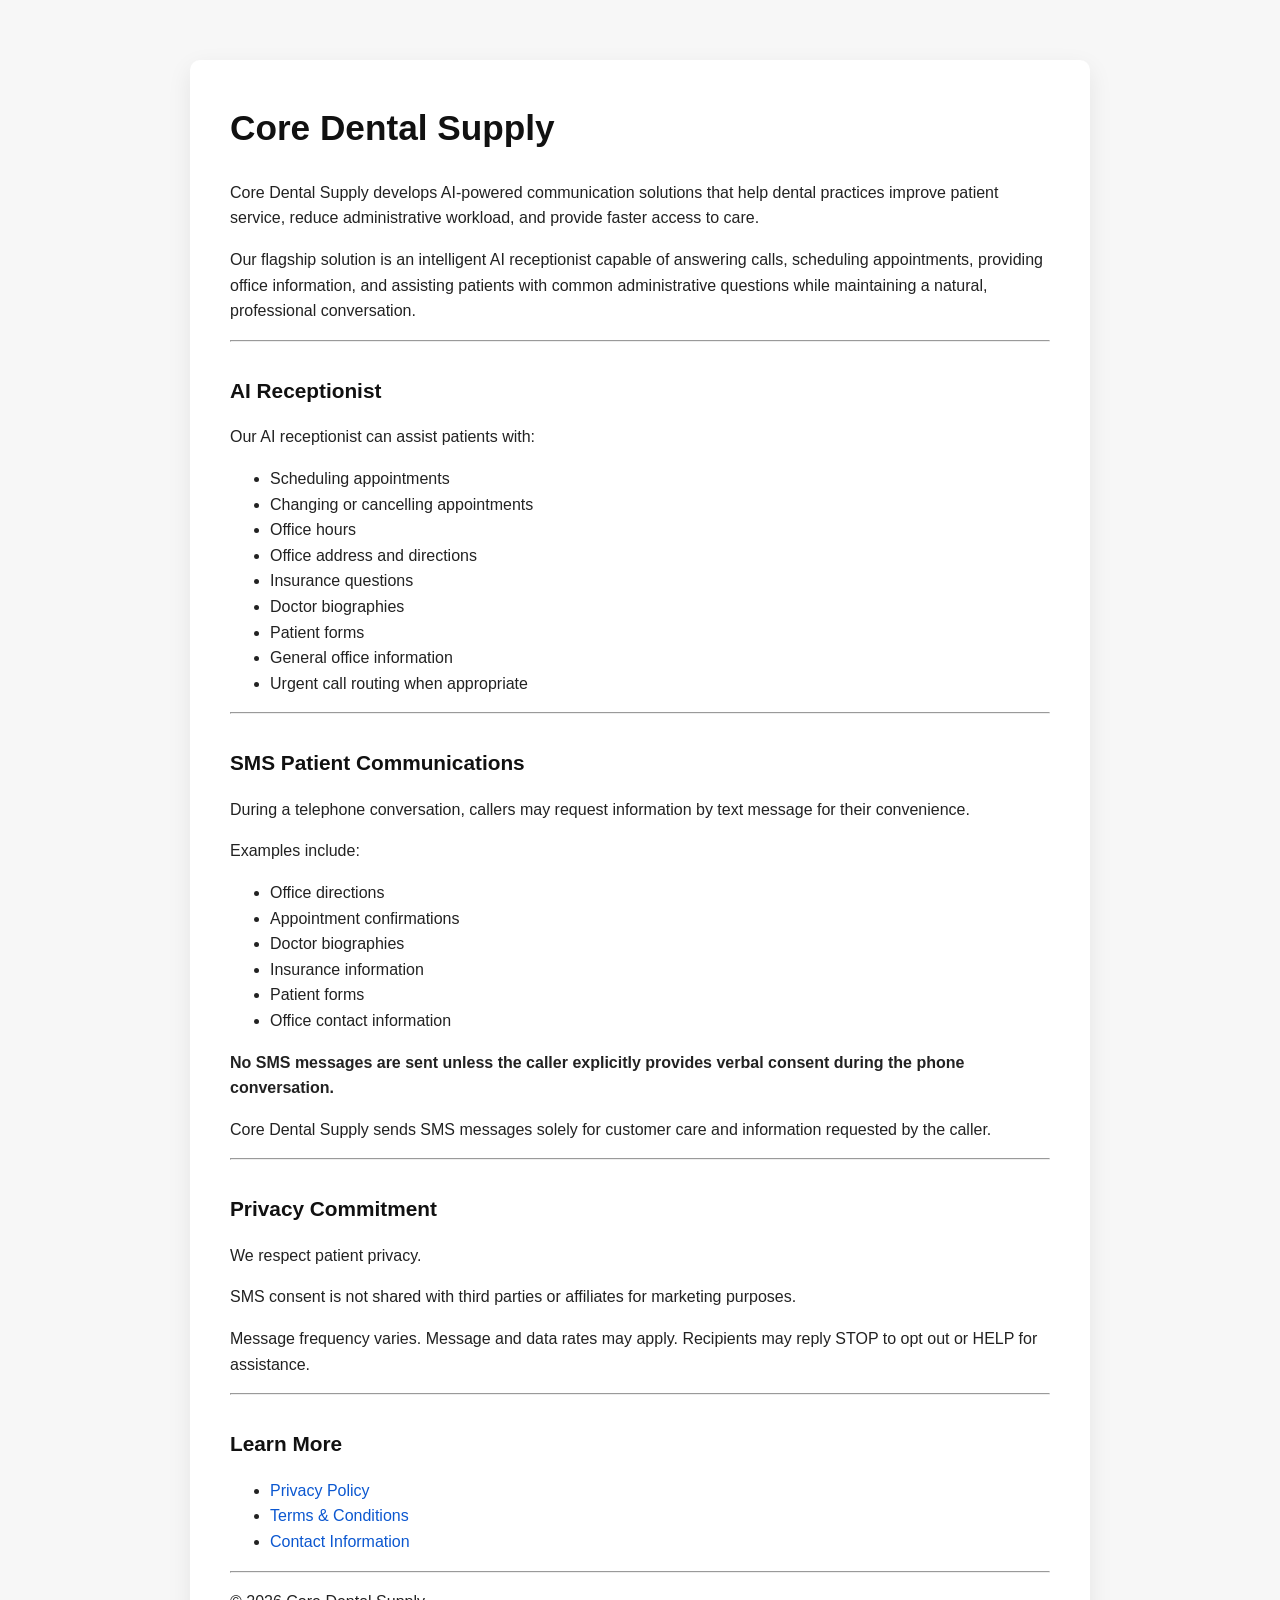
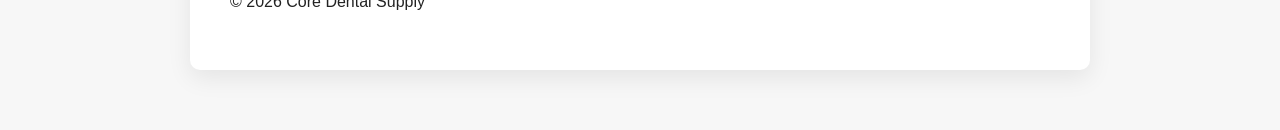
<file: index.html>
<!DOCTYPE html>
<html lang="en">

<head>
<meta charset="UTF-8">
<meta name="viewport" content="width=device-width, initial-scale=1.0">

<title>Core Dental Supply</title>

<link rel="stylesheet" href="style.css">

</head>

<body>

<div class="container">

<h1>Core Dental Supply</h1>

<p>
Core Dental Supply develops AI-powered communication solutions that help
dental practices improve patient service, reduce administrative workload,
and provide faster access to care.
</p>

<p>
Our flagship solution is an intelligent AI receptionist capable of answering
calls, scheduling appointments, providing office information, and assisting
patients with common administrative questions while maintaining a natural,
professional conversation.
</p>

<hr>

<h2>AI Receptionist</h2>

<p>
Our AI receptionist can assist patients with:
</p>

<ul>

<li>Scheduling appointments</li>

<li>Changing or cancelling appointments</li>

<li>Office hours</li>

<li>Office address and directions</li>

<li>Insurance questions</li>

<li>Doctor biographies</li>

<li>Patient forms</li>

<li>General office information</li>

<li>Urgent call routing when appropriate</li>

</ul>

<hr>

<h2>SMS Patient Communications</h2>

<p>
During a telephone conversation, callers may request information by text
message for their convenience.
</p>

<p>
Examples include:
</p>

<ul>

<li>Office directions</li>

<li>Appointment confirmations</li>

<li>Doctor biographies</li>

<li>Insurance information</li>

<li>Patient forms</li>

<li>Office contact information</li>

</ul>

<p>

<strong>
No SMS messages are sent unless the caller explicitly provides verbal
consent during the phone conversation.
</strong>

</p>

<p>

Core Dental Supply sends SMS messages solely for customer care and
information requested by the caller.

</p>

<hr>

<h2>Privacy Commitment</h2>

<p>

We respect patient privacy.

</p>

<p>

SMS consent is not shared with third parties or affiliates for marketing
purposes.

</p>

<p>

Message frequency varies.

Message and data rates may apply.

Recipients may reply STOP to opt out or HELP for assistance.

</p>

<hr>

<h2>Learn More</h2>

<ul>

<li><a href="privacy.html">Privacy Policy</a></li>

<li><a href="terms.html">Terms & Conditions</a></li>

<li><a href="contact.html">Contact Information</a></li>

</ul>

<hr>

<p>

© 2026 Core Dental Supply

</p>

</div>

</body>

</html>
</file>
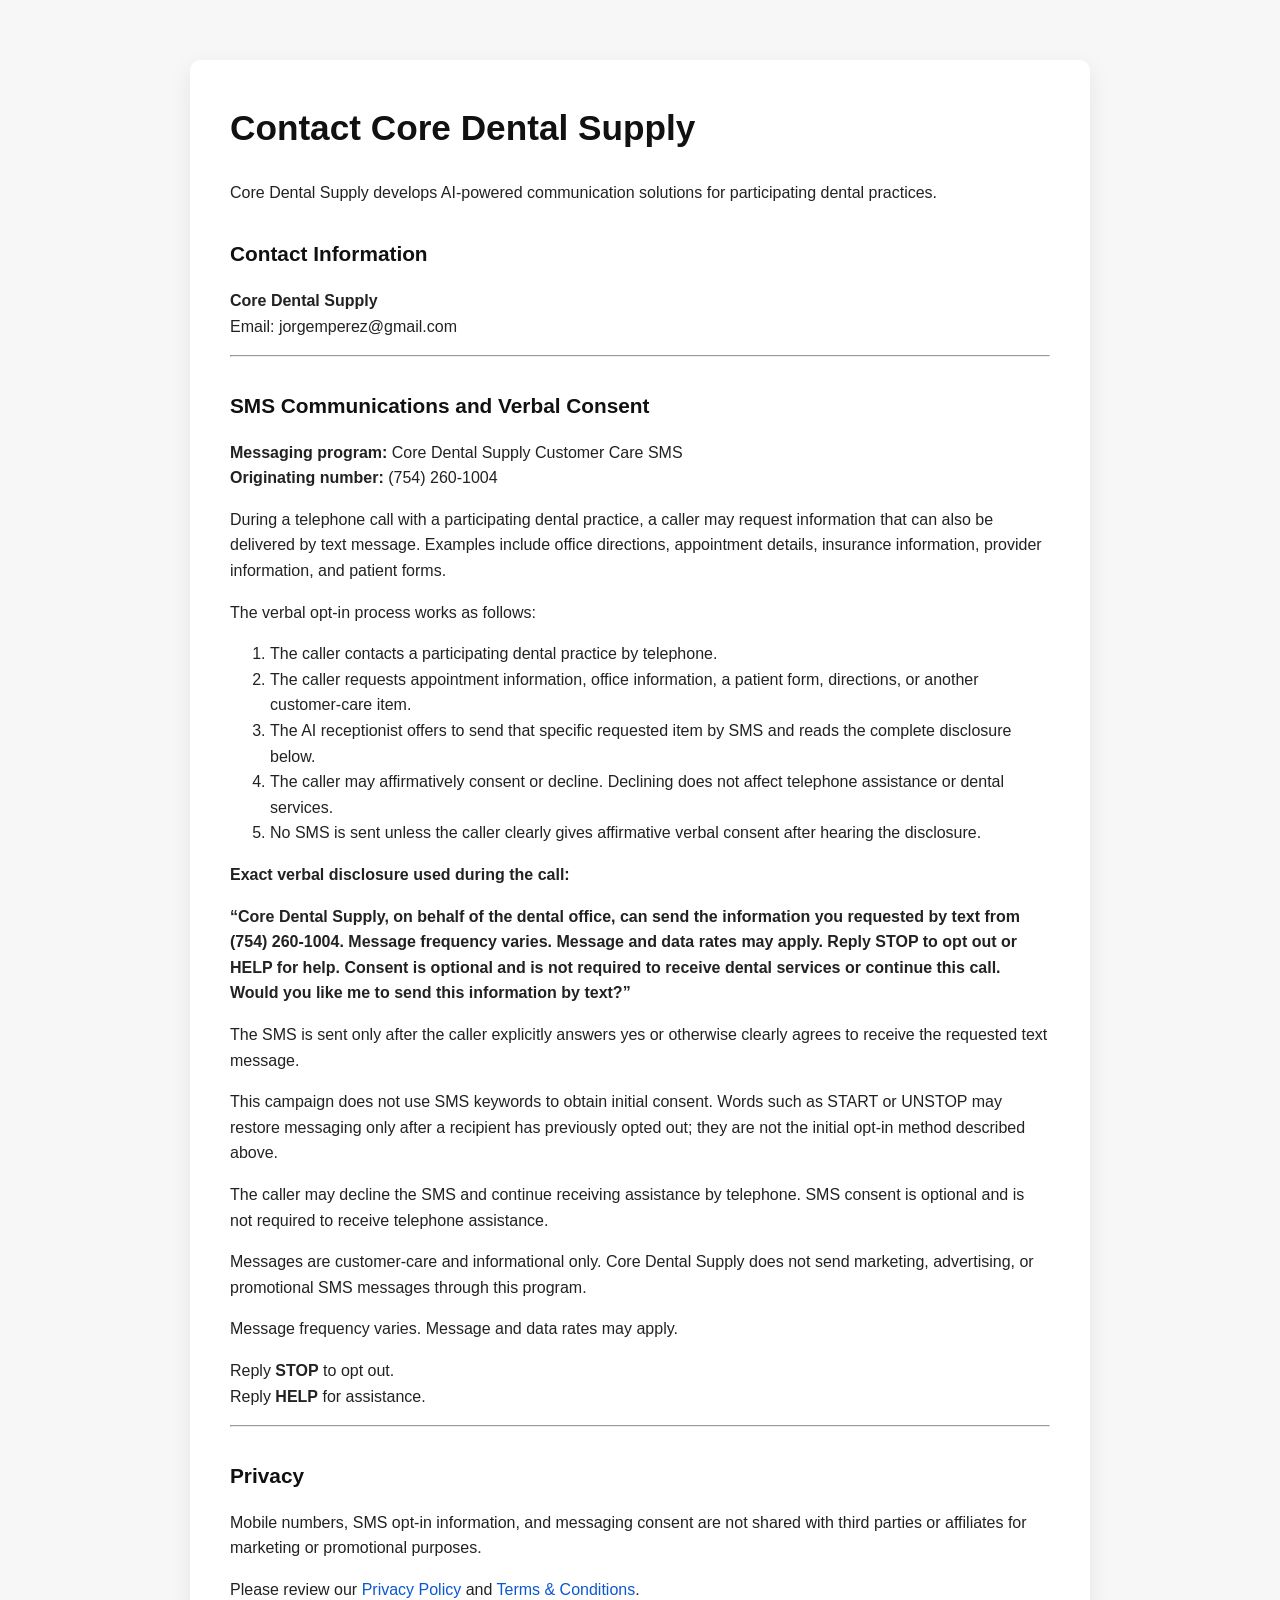
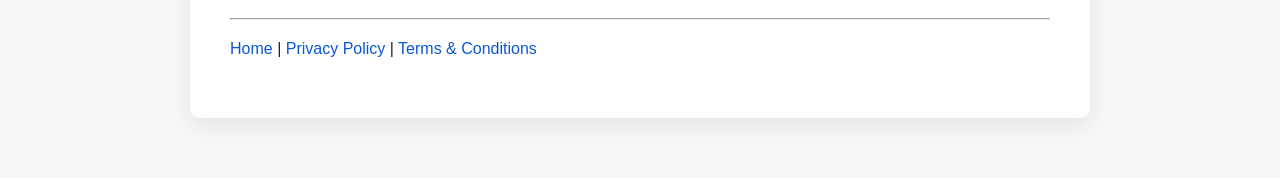
<file: contact.html>
<!DOCTYPE html>
<html lang="en">
<head>
  <meta charset="UTF-8">
  <meta name="viewport" content="width=device-width, initial-scale=1.0">
  <title>Contact | Core Dental Supply</title>
  <link rel="stylesheet" href="style.css">
</head>

<body>
  <div class="container">

    <h1>Contact Core Dental Supply</h1>

    <p>
      Core Dental Supply develops AI-powered communication solutions for
      participating dental practices.
    </p>

    <h2>Contact Information</h2>

    <p>
      <strong>Core Dental Supply</strong><br>
      Email: jorgemperez@gmail.com
    </p>

    <hr>

    <h2>SMS Communications and Verbal Consent</h2>

    <p>
      <strong>Messaging program:</strong> Core Dental Supply Customer Care SMS<br>
      <strong>Originating number:</strong> (754) 260-1004
    </p>

    <p>
      During a telephone call with a participating dental practice, a caller
      may request information that can also be delivered by text message.
      Examples include office directions, appointment details, insurance
      information, provider information, and patient forms.
    </p>

    <p>
      The verbal opt-in process works as follows:
    </p>

    <ol>
      <li>The caller contacts a participating dental practice by telephone.</li>
      <li>The caller requests appointment information, office information, a
        patient form, directions, or another customer-care item.</li>
      <li>The AI receptionist offers to send that specific requested item by
        SMS and reads the complete disclosure below.</li>
      <li>The caller may affirmatively consent or decline. Declining does not
        affect telephone assistance or dental services.</li>
      <li>No SMS is sent unless the caller clearly gives affirmative verbal
        consent after hearing the disclosure.</li>
    </ol>

    <p>
      <strong>Exact verbal disclosure used during the call:</strong>
    </p>

    <p>
      <strong>
        “Core Dental Supply, on behalf of the dental office, can send the
        information you requested by text from (754) 260-1004. Message
        frequency varies. Message and data rates may apply. Reply STOP to opt
        out or HELP for help. Consent is optional and is not required to
        receive dental services or continue this call. Would you like me to
        send this information by text?”
      </strong>
    </p>

    <p>
      The SMS is sent only after the caller explicitly answers yes or otherwise
      clearly agrees to receive the requested text message.
    </p>

    <p>
      This campaign does not use SMS keywords to obtain initial consent. Words
      such as START or UNSTOP may restore messaging only after a recipient has
      previously opted out; they are not the initial opt-in method described
      above.
    </p>

    <p>
      The caller may decline the SMS and continue receiving assistance by
      telephone. SMS consent is optional and is not required to receive
      telephone assistance.
    </p>

    <p>
      Messages are customer-care and informational only. Core Dental Supply
      does not send marketing, advertising, or promotional SMS messages through
      this program.
    </p>

    <p>
      Message frequency varies. Message and data rates may apply.
    </p>

    <p>
      Reply <strong>STOP</strong> to opt out.<br>
      Reply <strong>HELP</strong> for assistance.
    </p>

    <hr>

    <h2>Privacy</h2>

    <p>
      Mobile numbers, SMS opt-in information, and messaging consent are not
      shared with third parties or affiliates for marketing or promotional
      purposes.
    </p>

    <p>
      Please review our
      <a href="privacy.html">Privacy Policy</a>
      and
      <a href="terms.html">Terms & Conditions</a>.
    </p>

    <hr>

    <p>
      <a href="index.html">Home</a> |
      <a href="privacy.html">Privacy Policy</a> |
      <a href="terms.html">Terms & Conditions</a>
    </p>

  </div>
</body>
</html>
</file>
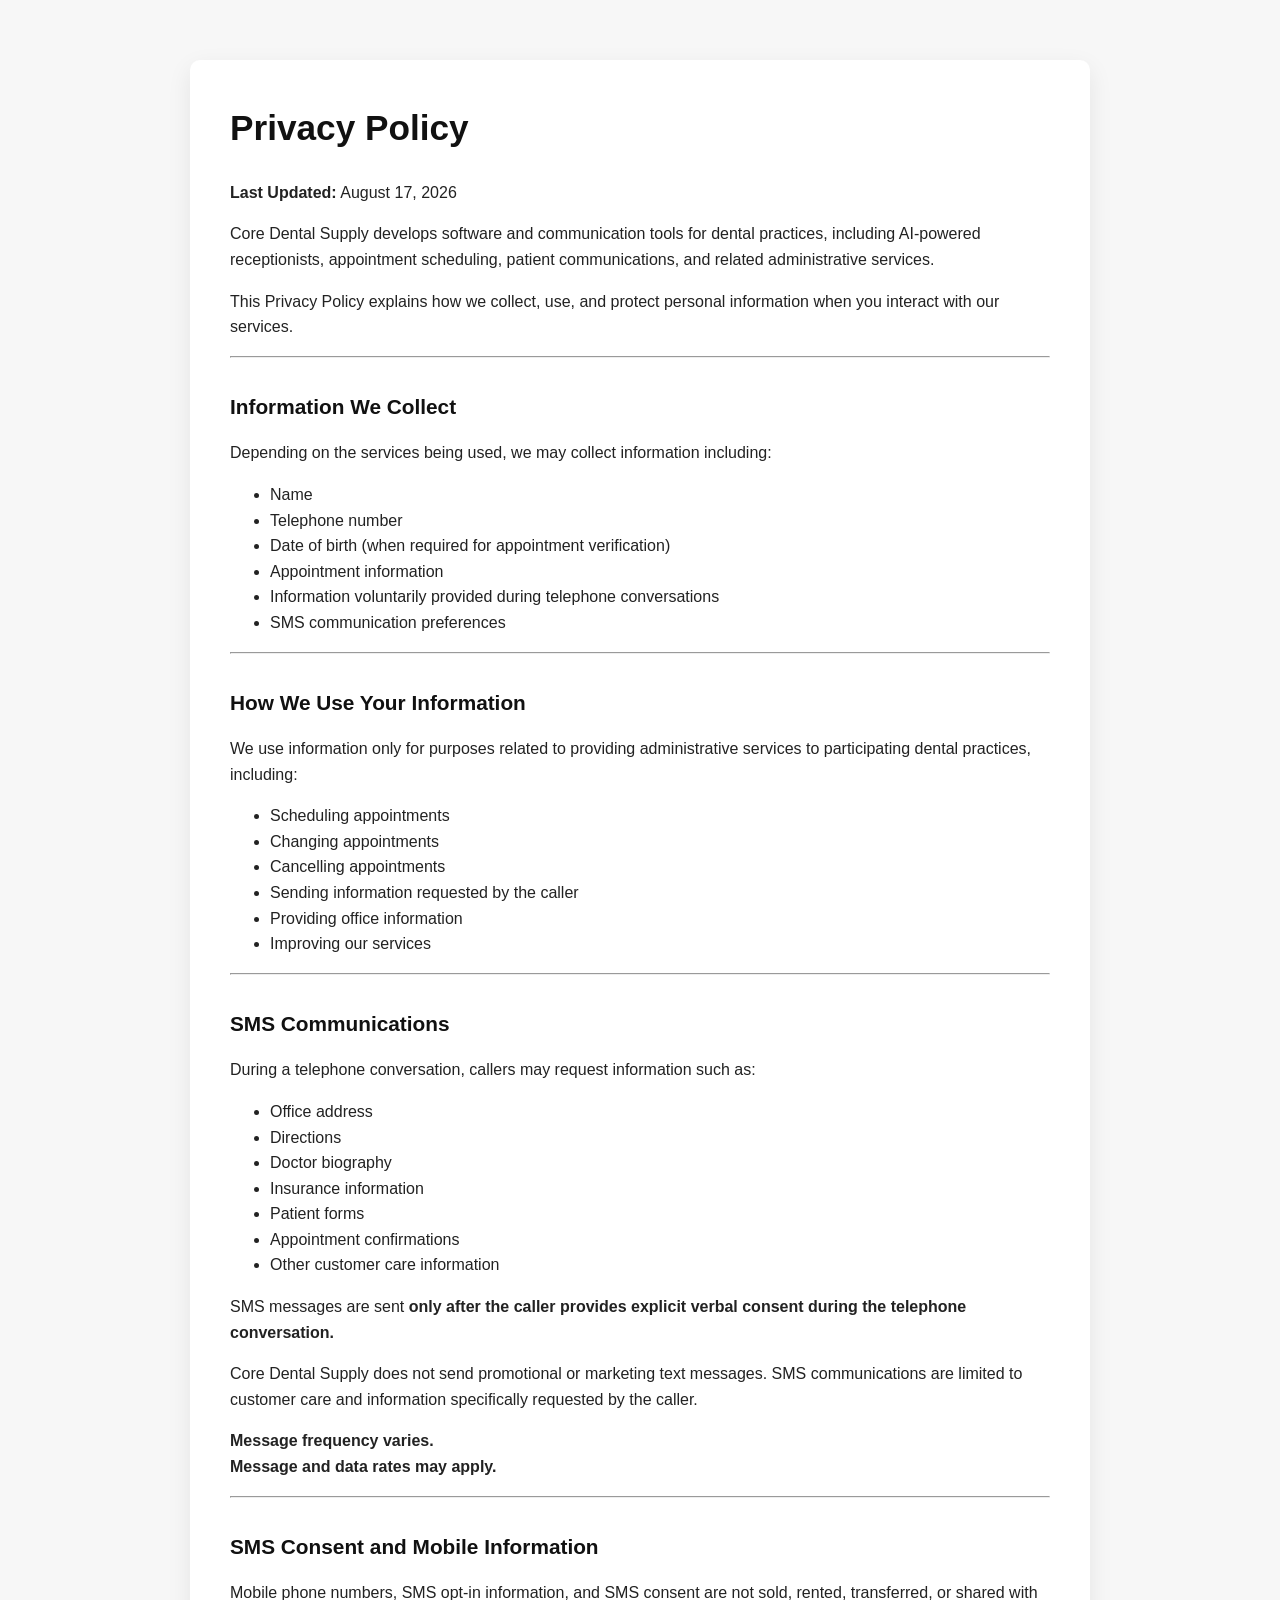
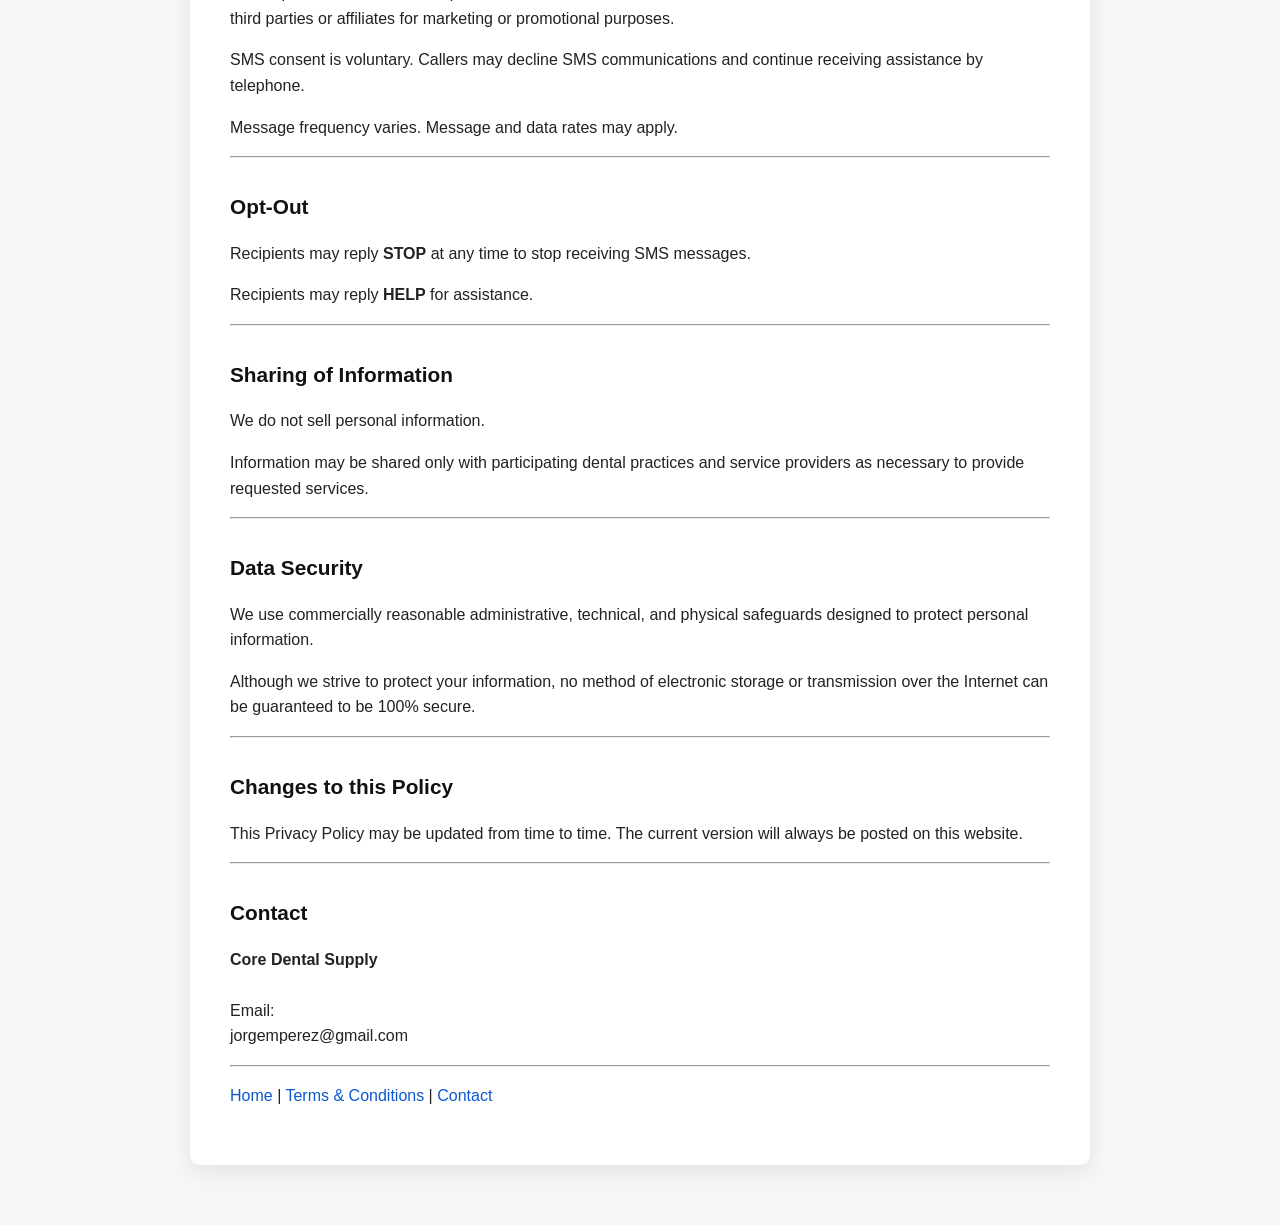
<file: privacy.html>
<!DOCTYPE html>
<html lang="en">
<head>
<meta charset="UTF-8">
<meta name="viewport" content="width=device-width, initial-scale=1.0">
<title>Privacy Policy | Core Dental Supply</title>
<link rel="stylesheet" href="style.css">
</head>

<body>

<div class="container">

<h1>Privacy Policy</h1>

<p><strong>Last Updated:</strong> August 17, 2026</p>

<p>
Core Dental Supply develops software and communication tools for dental
practices, including AI-powered receptionists, appointment scheduling,
patient communications, and related administrative services.
</p>

<p>
This Privacy Policy explains how we collect, use, and protect personal
information when you interact with our services.
</p>

<hr>

<h2>Information We Collect</h2>

<p>
Depending on the services being used, we may collect information including:
</p>

<ul>
<li>Name</li>
<li>Telephone number</li>
<li>Date of birth (when required for appointment verification)</li>
<li>Appointment information</li>
<li>Information voluntarily provided during telephone conversations</li>
<li>SMS communication preferences</li>
</ul>

<hr>

<h2>How We Use Your Information</h2>

<p>
We use information only for purposes related to providing administrative
services to participating dental practices, including:
</p>

<ul>
<li>Scheduling appointments</li>
<li>Changing appointments</li>
<li>Cancelling appointments</li>
<li>Sending information requested by the caller</li>
<li>Providing office information</li>
<li>Improving our services</li>
</ul>

<hr>

<h2>SMS Communications</h2>

<p>
During a telephone conversation, callers may request information such as:
</p>

<ul>
<li>Office address</li>
<li>Directions</li>
<li>Doctor biography</li>
<li>Insurance information</li>
<li>Patient forms</li>
<li>Appointment confirmations</li>
<li>Other customer care information</li>
</ul>

<p>
SMS messages are sent <strong>only after the caller provides explicit verbal consent during the telephone conversation.</strong>
</p>

<p>
Core Dental Supply does not send promotional or marketing text messages.
SMS communications are limited to customer care and information specifically
requested by the caller.
</p>

<p>
<strong>Message frequency varies.</strong><br>
<strong>Message and data rates may apply.</strong>
</p>

<hr>

<h2>SMS Consent and Mobile Information</h2>

<p>
Mobile phone numbers, SMS opt-in information, and SMS consent are not sold,
rented, transferred, or shared with third parties or affiliates for marketing
or promotional purposes.
</p>

<p>
SMS consent is voluntary. Callers may decline SMS communications and continue
receiving assistance by telephone.
</p>

<p>
Message frequency varies. Message and data rates may apply.
</p>

<hr>

<h2>Opt-Out</h2>

<p>
Recipients may reply <strong>STOP</strong> at any time to stop receiving SMS
messages.
</p>

<p>
Recipients may reply <strong>HELP</strong> for assistance.
</p>

<hr>

<h2>Sharing of Information</h2>

<p>
We do not sell personal information.
</p>

<p>
Information may be shared only with participating dental practices and
service providers as necessary to provide requested services.
</p>

<hr>

<h2>Data Security</h2>

<p>
We use commercially reasonable administrative, technical, and physical
safeguards designed to protect personal information.
</p>

<p>
Although we strive to protect your information, no method of electronic
storage or transmission over the Internet can be guaranteed to be 100%
secure.
</p>

<hr>

<h2>Changes to this Policy</h2>

<p>
This Privacy Policy may be updated from time to time.
The current version will always be posted on this website.
</p>

<hr>

<h2>Contact</h2>

<p>

<strong>Core Dental Supply</strong><br><br>

Email:<br>
jorgemperez@gmail.com

</p>

<hr>

<p>

<a href="index.html">Home</a> |
<a href="terms.html">Terms & Conditions</a> |
<a href="contact.html">Contact</a>

</p>

</div>

</body>
</html>
</file>
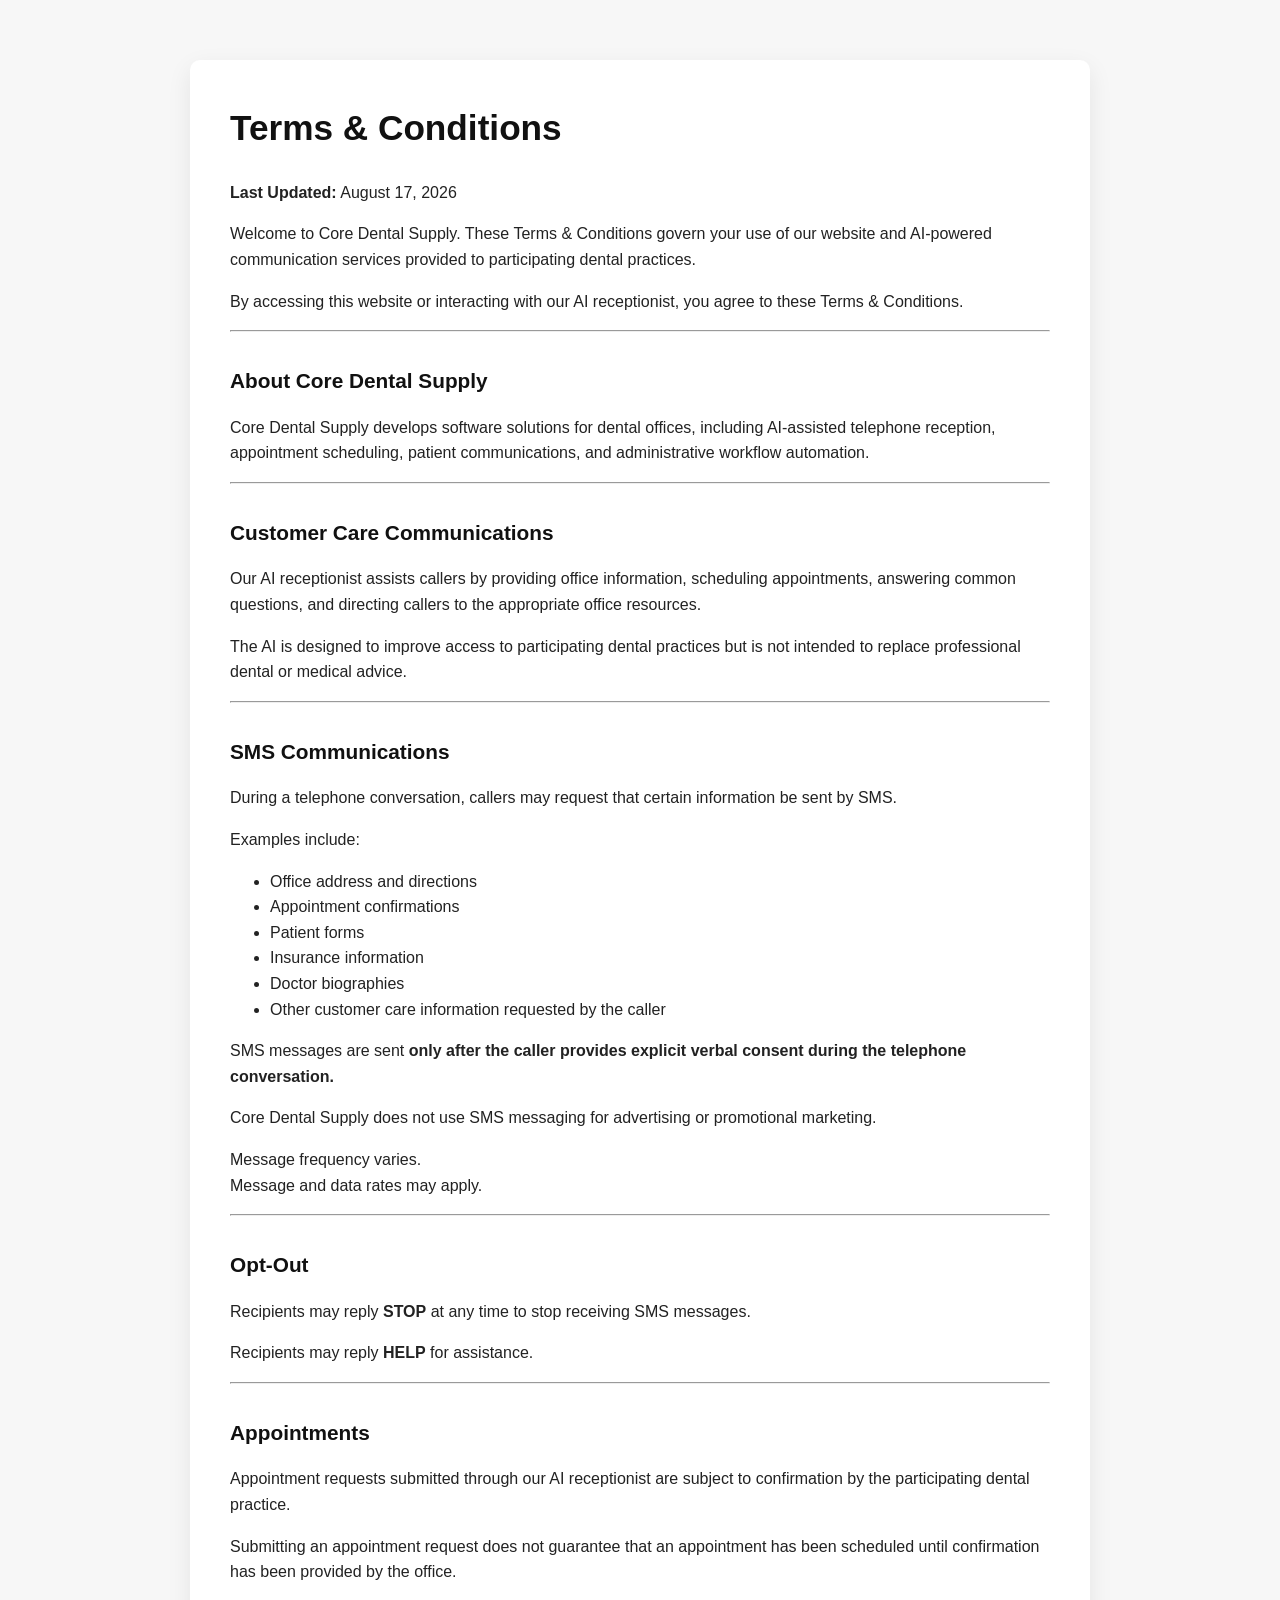
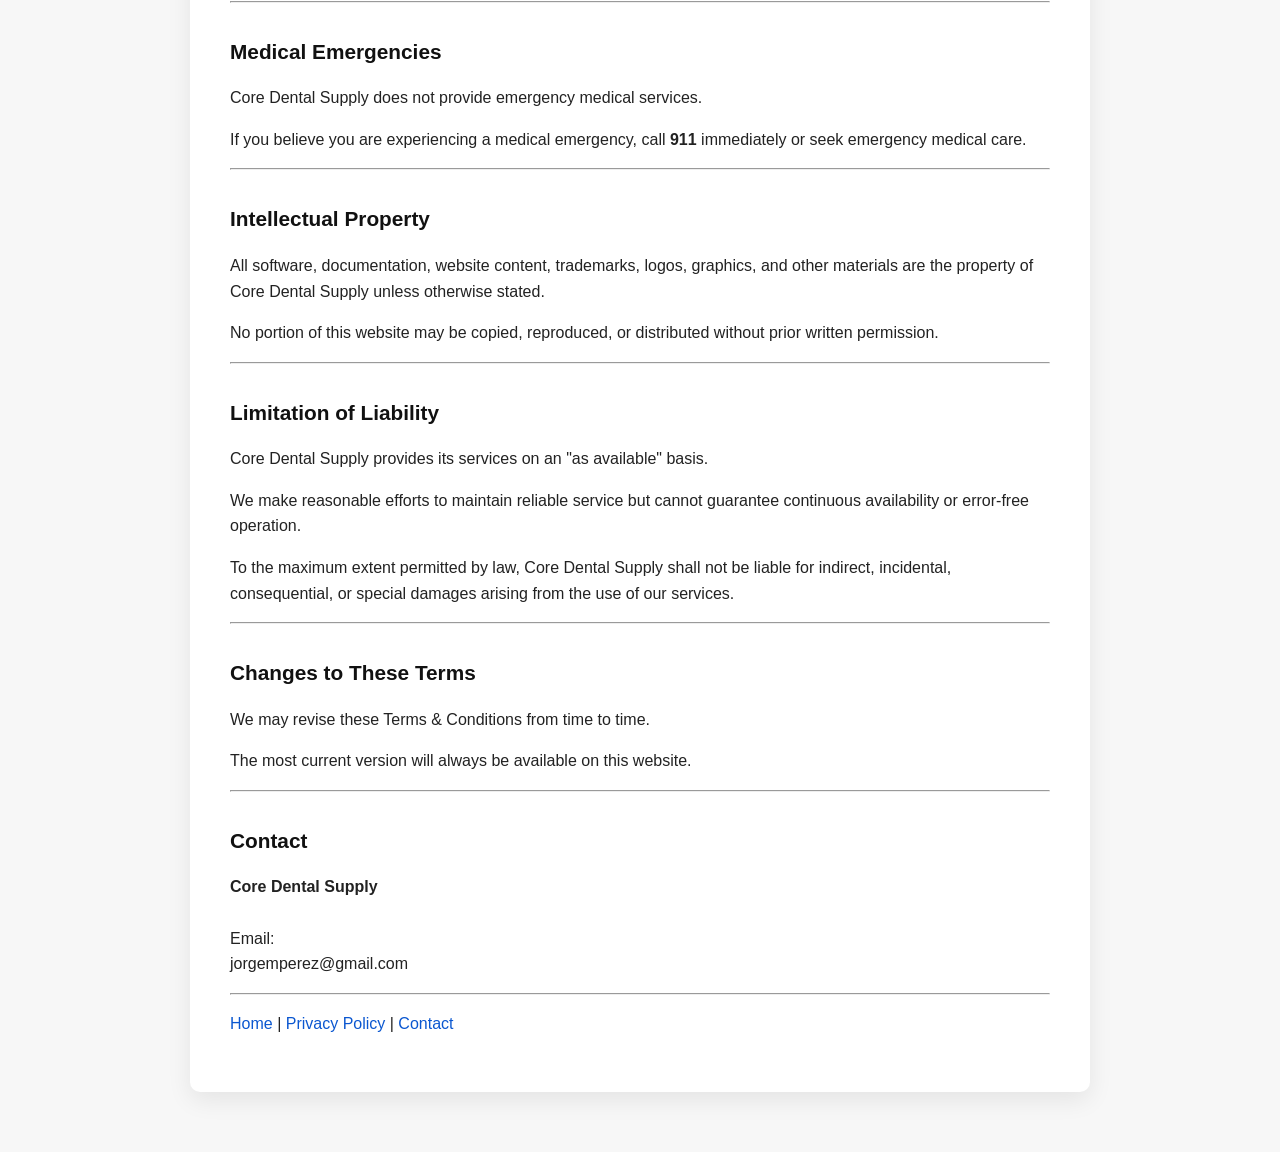
<file: terms.html>
<!DOCTYPE html>
<html lang="en">
<head>
<meta charset="UTF-8">
<meta name="viewport" content="width=device-width, initial-scale=1.0">
<title>Terms & Conditions | Core Dental Supply</title>
<link rel="stylesheet" href="style.css">
</head>

<body>

<div class="container">

<h1>Terms & Conditions</h1>

<p><strong>Last Updated:</strong> August 17, 2026</p>

<p>
Welcome to Core Dental Supply. These Terms & Conditions govern your use of our
website and AI-powered communication services provided to participating dental
practices.
</p>

<p>
By accessing this website or interacting with our AI receptionist, you agree to
these Terms & Conditions.
</p>

<hr>

<h2>About Core Dental Supply</h2>

<p>
Core Dental Supply develops software solutions for dental offices, including
AI-assisted telephone reception, appointment scheduling, patient
communications, and administrative workflow automation.
</p>

<hr>

<h2>Customer Care Communications</h2>

<p>
Our AI receptionist assists callers by providing office information, scheduling
appointments, answering common questions, and directing callers to the
appropriate office resources.
</p>

<p>
The AI is designed to improve access to participating dental practices but is
not intended to replace professional dental or medical advice.
</p>

<hr>

<h2>SMS Communications</h2>

<p>
During a telephone conversation, callers may request that certain information
be sent by SMS.
</p>

<p>
Examples include:
</p>

<ul>
<li>Office address and directions</li>
<li>Appointment confirmations</li>
<li>Patient forms</li>
<li>Insurance information</li>
<li>Doctor biographies</li>
<li>Other customer care information requested by the caller</li>
</ul>

<p>
SMS messages are sent <strong>only after the caller provides explicit verbal
consent during the telephone conversation.</strong>
</p>

<p>
Core Dental Supply does not use SMS messaging for advertising or promotional
marketing.
</p>

<p>
Message frequency varies.<br>
Message and data rates may apply.
</p>

<hr>

<h2>Opt-Out</h2>

<p>
Recipients may reply <strong>STOP</strong> at any time to stop receiving SMS
messages.
</p>

<p>
Recipients may reply <strong>HELP</strong> for assistance.
</p>

<hr>

<h2>Appointments</h2>

<p>
Appointment requests submitted through our AI receptionist are subject to
confirmation by the participating dental practice.
</p>

<p>
Submitting an appointment request does not guarantee that an appointment has
been scheduled until confirmation has been provided by the office.
</p>

<hr>

<h2>Medical Emergencies</h2>

<p>
Core Dental Supply does not provide emergency medical services.
</p>

<p>
If you believe you are experiencing a medical emergency, call
<strong>911</strong> immediately or seek emergency medical care.
</p>

<hr>

<h2>Intellectual Property</h2>

<p>
All software, documentation, website content, trademarks, logos, graphics, and
other materials are the property of Core Dental Supply unless otherwise stated.
</p>

<p>
No portion of this website may be copied, reproduced, or distributed without
prior written permission.
</p>

<hr>

<h2>Limitation of Liability</h2>

<p>
Core Dental Supply provides its services on an "as available" basis.
</p>

<p>
We make reasonable efforts to maintain reliable service but cannot guarantee
continuous availability or error-free operation.
</p>

<p>
To the maximum extent permitted by law, Core Dental Supply shall not be liable
for indirect, incidental, consequential, or special damages arising from the
use of our services.
</p>

<hr>

<h2>Changes to These Terms</h2>

<p>
We may revise these Terms & Conditions from time to time.
</p>

<p>
The most current version will always be available on this website.
</p>

<hr>

<h2>Contact</h2>

<p>

<strong>Core Dental Supply</strong><br><br>

Email:<br>
jorgemperez@gmail.com

</p>

<hr>

<p>

<a href="index.html">Home</a> |
<a href="privacy.html">Privacy Policy</a> |
<a href="contact.html">Contact</a>

</p>

</div>

</body>
</html>
</file>
<file: style.css>
body {
  margin: 0;
  font-family: Arial, Helvetica, sans-serif;
  line-height: 1.6;
  color: #222;
  background: #f7f7f7;
}

.container {
  max-width: 820px;
  margin: 60px auto;
  padding: 40px;
  background: white;
  border-radius: 10px;
  box-shadow: 0 8px 24px rgba(0, 0, 0, 0.08);
}

h1,
h2 {
  color: #111;
}

h1 {
  margin-top: 0;
  font-size: 2.2rem;
}

h2 {
  margin-top: 2rem;
  font-size: 1.3rem;
}

p {
  margin-bottom: 1rem;
}

a {
  color: #0b57d0;
  text-decoration: none;
}

a:hover {
  text-decoration: underline;
}

nav {
  margin-top: 2rem;
  padding-top: 1rem;
  border-top: 1px solid #ddd;
}
</file>
